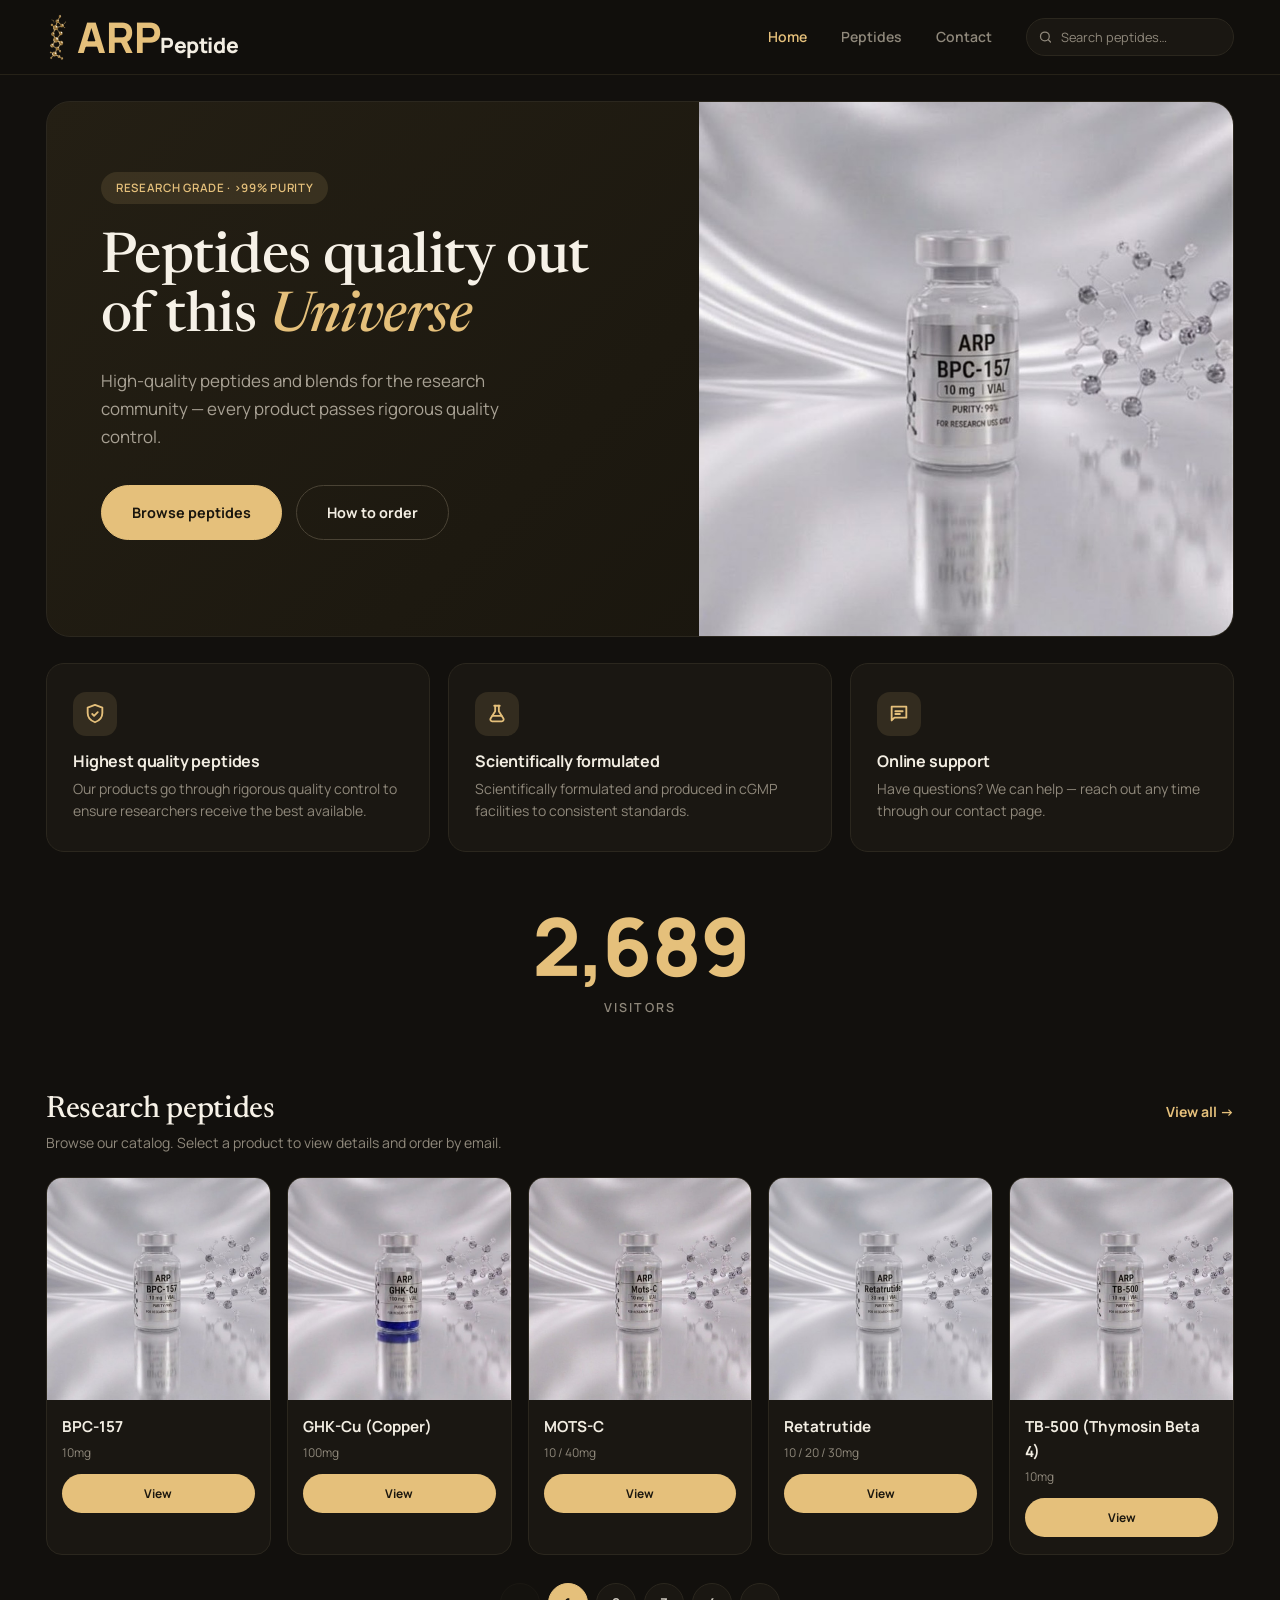
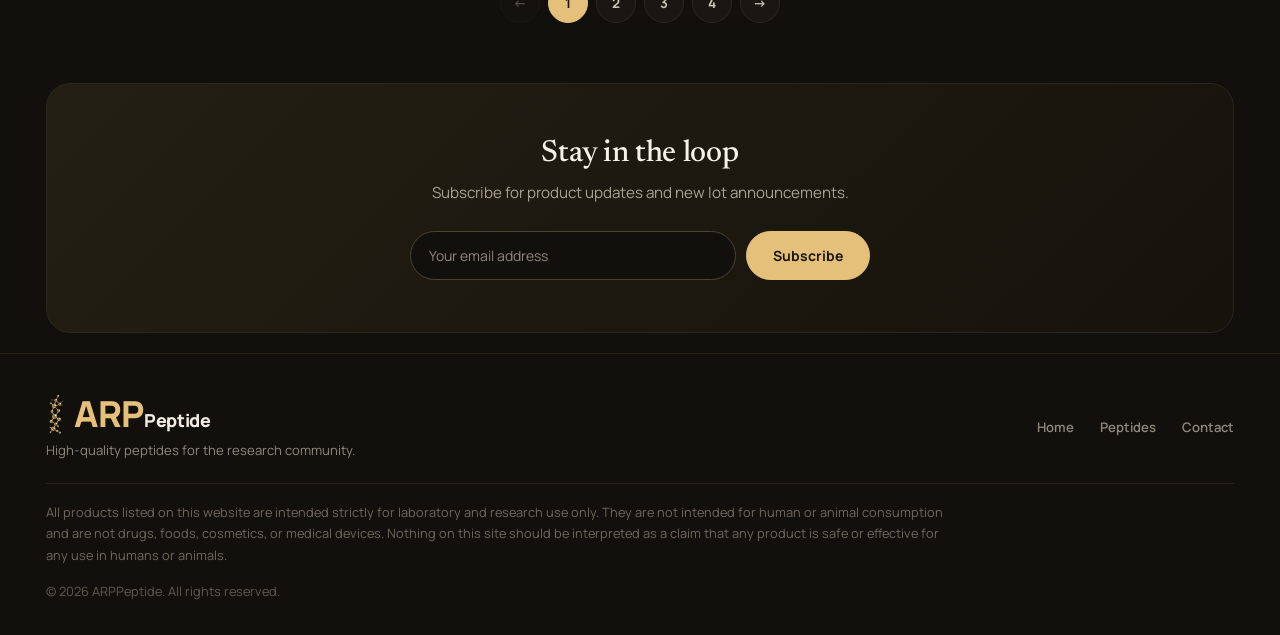
<file: index.html>
<!DOCTYPE html>
<html lang="en">
<head>
  <meta charset="utf-8">
  <meta name="viewport" content="width=device-width, initial-scale=1">
  <title>ARP Peptide — High Quality Research Peptides</title>
  <meta name="description" content="ARP Peptide — high quality research peptides and peptide blends for laboratory research use.">
  <link rel="icon" href="favicon.ico" sizes="any">
  <link rel="icon" type="image/png" sizes="32x32" href="assets/img/favicon-32.png">
  <link rel="icon" type="image/png" sizes="192x192" href="assets/img/favicon-192.png">
  <link rel="apple-touch-icon" href="assets/img/apple-touch-icon.png">
  <link rel="preconnect" href="https://fonts.googleapis.com">
  <link rel="preconnect" href="https://fonts.gstatic.com" crossorigin>
  <link href="https://fonts.googleapis.com/css2?family=Manrope:wght@400;500;600;700;800&family=Newsreader:ital,opsz,wght@0,6..72,400;0,6..72,500;1,6..72,400;1,6..72,500&display=swap" rel="stylesheet">
  <link rel="stylesheet" href="assets/css/styles.css">
</head>
<body>

  <header class="site-header">
    <div class="container">
      <a class="logo" data-brand href="index.html">ARP Peptide</a>
      <button class="nav-toggle" aria-label="Toggle menu"><span></span><span></span><span></span></button>
      <nav class="nav">
        <a href="index.html" class="active">Home</a>
        <a href="products.html">Peptides</a>
        <a href="contact.html">Contact</a>
              <form class="nav-search" role="search" action="products.html" method="get">
          <!-- input first so the icon can react to :focus via a sibling selector -->
          <input type="search" name="q" data-product-search placeholder="Search peptides&hellip;" aria-label="Search peptides" autocomplete="off">
          <svg class="search-icon" viewBox="0 0 24 24" fill="none" stroke="currentColor" stroke-width="2" stroke-linecap="round" stroke-linejoin="round" aria-hidden="true"><circle cx="11" cy="11" r="7"/><path d="M20 20l-3.5-3.5"/></svg>
          <button type="button" class="search-clear" data-search-clear aria-label="Clear search" hidden>&times;</button>
        </form>
      </nav>
    </div>
  </header>

  <!-- Hero -->
  <section class="hero">
    <div class="container">
      <div class="hero-card">
        <div class="hero-copy">
          <span class="hero-badge">RESEARCH GRADE &middot; &gt;99% PURITY</span>
          <h1>Peptides quality out of this <em>Universe</em></h1>
          <p>High-quality peptides and blends for the research community — every product passes rigorous quality control.</p>
          <div class="hero-actions">
            <a class="btn btn--gold btn--lg" href="products.html">Browse peptides</a>
            <a class="btn btn--outline btn--lg" href="contact.html">How to order</a>
          </div>
        </div>
        <div class="hero-visual">
          <img src="assets/img/bpc-157.jpg" alt="Research peptide vial">
        </div>
      </div>
    </div>
  </section>

  

  <!-- Features -->
  <section class="section-tight">
    <div class="container">
      <div class="features">
        <div class="feature">
          <div class="icon" aria-hidden="true">
            <svg viewBox="0 0 24 24" fill="none" stroke="currentColor" stroke-width="2" stroke-linecap="round" stroke-linejoin="round"><path d="M12 2l8 3v6c0 5-3.5 8.5-8 10-4.5-1.5-8-5-8-10V5z"/><path d="M9 12l2 2 4-4"/></svg>
          </div>
          <h3>Highest quality peptides</h3>
          <p>Our products go through rigorous quality control to ensure researchers receive the best available.</p>
        </div>
        <div class="feature">
          <div class="icon" aria-hidden="true">
            <svg viewBox="0 0 24 24" fill="none" stroke="currentColor" stroke-width="2" stroke-linecap="round" stroke-linejoin="round"><path d="M9 3h6"/><path d="M10 3v6l-5 8a2 2 0 0 0 1.7 3h10.6a2 2 0 0 0 1.7-3l-5-8V3"/><path d="M7 14h10"/></svg>
          </div>
          <h3>Scientifically formulated</h3>
          <p>Scientifically formulated and produced in cGMP facilities to consistent standards.</p>
        </div>
        <div class="feature">
          <div class="icon" aria-hidden="true">
            <svg viewBox="0 0 24 24" fill="none" stroke="currentColor" stroke-width="2" stroke-linecap="round" stroke-linejoin="round"><path d="M4 4h16v12H7l-3 3z"/><path d="M8 9h8"/><path d="M8 12h5"/></svg>
          </div>
          <h3>Online support</h3>
          <p>Have questions? We can help — reach out any time through our contact page.</p>
        </div>
      </div>
    </div>
  </section>

  <!-- Visitor counter (home page only) -->
  <section class="section-tight">
    <div class="container">
      <div class="visitor-stat">
        <div class="visitor-stat__num" data-visitor-count>0</div>
        <div class="visitor-stat__label">Visitors</div>
      </div>
    </div>
  </section>


  <!-- Catalog -->
  <section class="section">
    <div class="container">
      <div class="catalog-head">
        <div>
          <h2>Research peptides</h2>
          <p>Browse our catalog. Select a product to view details and order by email.</p>
        </div>
        <a class="catalog-viewall" href="products.html">View all &rarr;</a>
      </div>
      <div class="product-grid" data-product-grid data-page-size="5"></div>
    </div>
  </section>

  <!-- Newsletter -->
  <section class="section-tight">
    <div class="container">
      <div class="newsletter-card">
        <h2>Stay in the loop</h2>
        <p>Subscribe for product updates and new lot announcements.</p>
        <form data-newsletter>
          <input type="email" placeholder="Your email address" aria-label="Email address" required>
          <button type="submit" class="btn btn--gold">Subscribe</button>
        </form>
      </div>
    </div>
  </section>

  <footer class="site-footer">
    <div class="container">
      <div class="footer-grid">
        <div class="footer-brand">
          <div class="logo" data-brand>ARP Peptide</div>
          <p>High-quality peptides for the research community.</p>
        </div>
        <nav class="foot-nav">
          <a href="index.html">Home</a>
          <a href="products.html">Peptides</a>
          <a href="contact.html">Contact</a>
        </nav>
      </div>
      <p class="disclaimer">All products listed on this website are intended strictly for laboratory and research use only. They are not intended for human or animal consumption and are not drugs, foods, cosmetics, or medical devices. Nothing on this site should be interpreted as a claim that any product is safe or effective for any use in humans or animals.</p>
      <p class="copyright">&copy; <span data-year></span> <span data-brand>ARP Peptide</span>. All rights reserved.</p>
    </div>
  </footer>

  <script src="assets/js/config.js"></script>
  <script src="assets/js/products.js"></script>
  <script src="assets/js/main.js"></script>
</body>
</html>
</file>
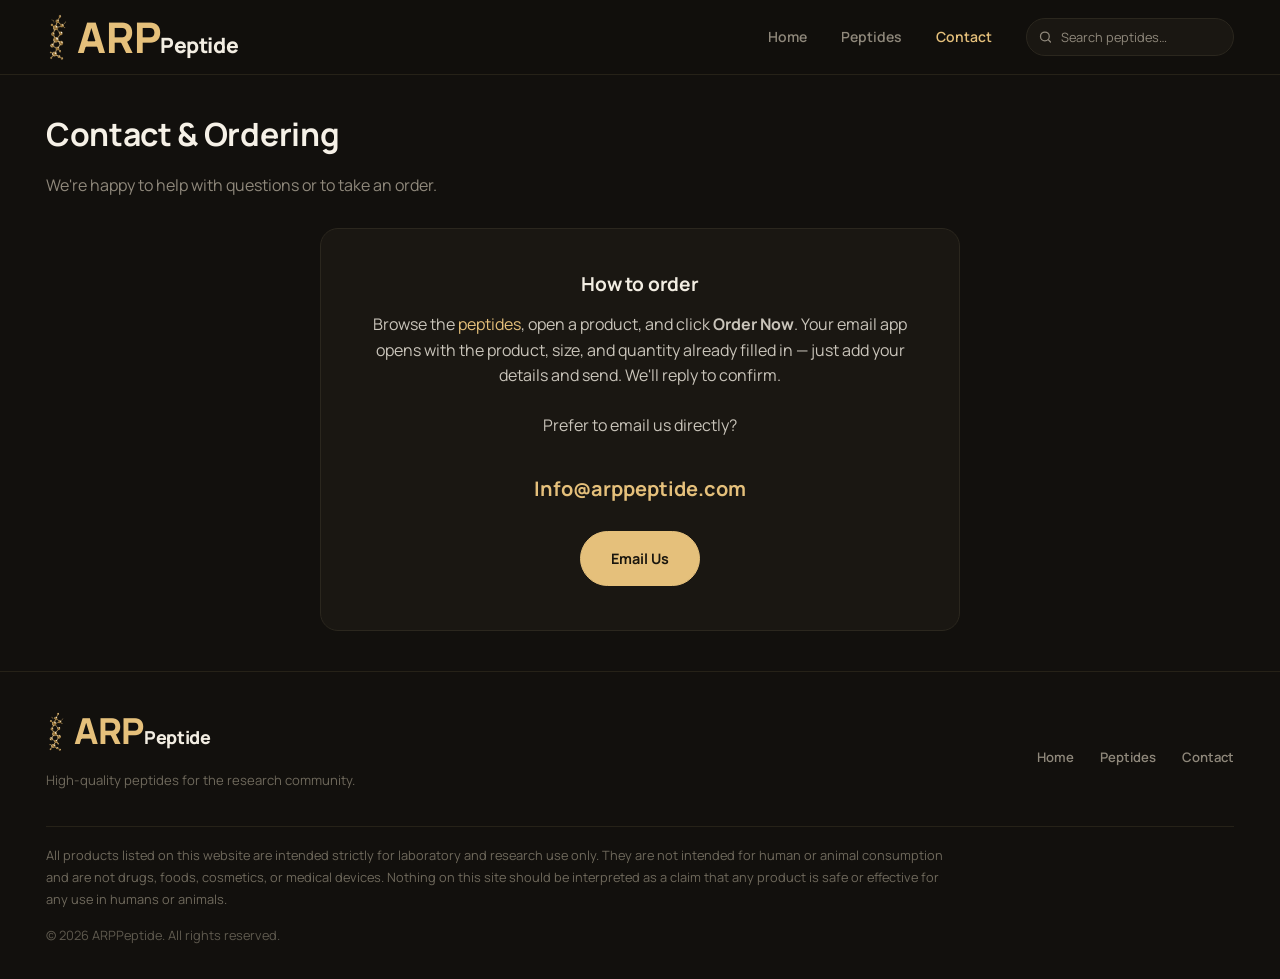
<file: contact.html>
<!DOCTYPE html>
<html lang="en">
<head>
  <meta charset="utf-8">
  <meta name="viewport" content="width=device-width, initial-scale=1">
  <title>Contact — ARP Peptide</title>
  <meta name="description" content="Contact ARP Peptide to place an order or ask a question.">
  <link rel="icon" href="favicon.ico" sizes="any">
  <link rel="icon" type="image/png" sizes="32x32" href="assets/img/favicon-32.png">
  <link rel="icon" type="image/png" sizes="192x192" href="assets/img/favicon-192.png">
  <link rel="apple-touch-icon" href="assets/img/apple-touch-icon.png">
  <link rel="preconnect" href="https://fonts.googleapis.com">
  <link rel="preconnect" href="https://fonts.gstatic.com" crossorigin>
  <link href="https://fonts.googleapis.com/css2?family=Manrope:wght@400;500;600;700;800&family=Newsreader:ital,opsz,wght@0,6..72,400;0,6..72,500;1,6..72,400;1,6..72,500&display=swap" rel="stylesheet">
  <link rel="stylesheet" href="assets/css/styles.css">
</head>
<body>

  <header class="site-header">
    <div class="container">
      <a class="logo" data-brand href="index.html">ARP Peptide</a>
      <button class="nav-toggle" aria-label="Toggle menu"><span></span><span></span><span></span></button>
      <nav class="nav">
        <a href="index.html">Home</a>
        <a href="products.html">Peptides</a>
        <a href="contact.html" class="active">Contact</a>
              <form class="nav-search" role="search" action="products.html" method="get">
          <!-- input first so the icon can react to :focus via a sibling selector -->
          <input type="search" name="q" data-product-search placeholder="Search peptides&hellip;" aria-label="Search peptides" autocomplete="off">
          <svg class="search-icon" viewBox="0 0 24 24" fill="none" stroke="currentColor" stroke-width="2" stroke-linecap="round" stroke-linejoin="round" aria-hidden="true"><circle cx="11" cy="11" r="7"/><path d="M20 20l-3.5-3.5"/></svg>
          <button type="button" class="search-clear" data-search-clear aria-label="Clear search" hidden>&times;</button>
        </form>
      </nav>
    </div>
  </header>

  <section class="section">
    <div class="container">
      <h1 class="section-title">Contact &amp; Ordering</h1>
      <p class="section-sub">We're happy to help with questions or to take an order.</p>
      <div class="contact-card">
        <h3>How to order</h3>
        <p>Browse the <a href="products.html">peptides</a>, open a product, and click <strong>Order Now</strong>. Your email app opens with the product, size, and quantity already filled in — just add your details and send. We'll reply to confirm.</p>
        <p style="margin-top:24px;">Prefer to email us directly?</p>
        <a class="big-email" data-order-email href="#">Info@arppeptide.com</a>
        <div>
          <a class="btn btn--solid btn--lg" data-order-email-link href="#">Email Us</a>
        </div>
      </div>
    </div>
  </section>

  <footer class="site-footer">
    <div class="container">
      <div class="footer-grid">
        <div>
          <div class="logo" data-brand>ARP Peptide</div>
          <p>High-quality peptides for the research community.</p>
        </div>
        <nav class="foot-nav">
          <a href="index.html">Home</a>
          <a href="products.html">Peptides</a>
          <a href="contact.html">Contact</a>
        </nav>
      </div>
      <p class="disclaimer">All products listed on this website are intended strictly for laboratory and research use only. They are not intended for human or animal consumption and are not drugs, foods, cosmetics, or medical devices. Nothing on this site should be interpreted as a claim that any product is safe or effective for any use in humans or animals.</p>
      <p class="copyright">&copy; <span data-year></span> <span data-brand>ARP Peptide</span>. All rights reserved.</p>
    </div>
  </footer>

  <script src="assets/js/config.js"></script>
  <script src="assets/js/products.js"></script>
  <script src="assets/js/main.js"></script>
</body>
</html>
</file>
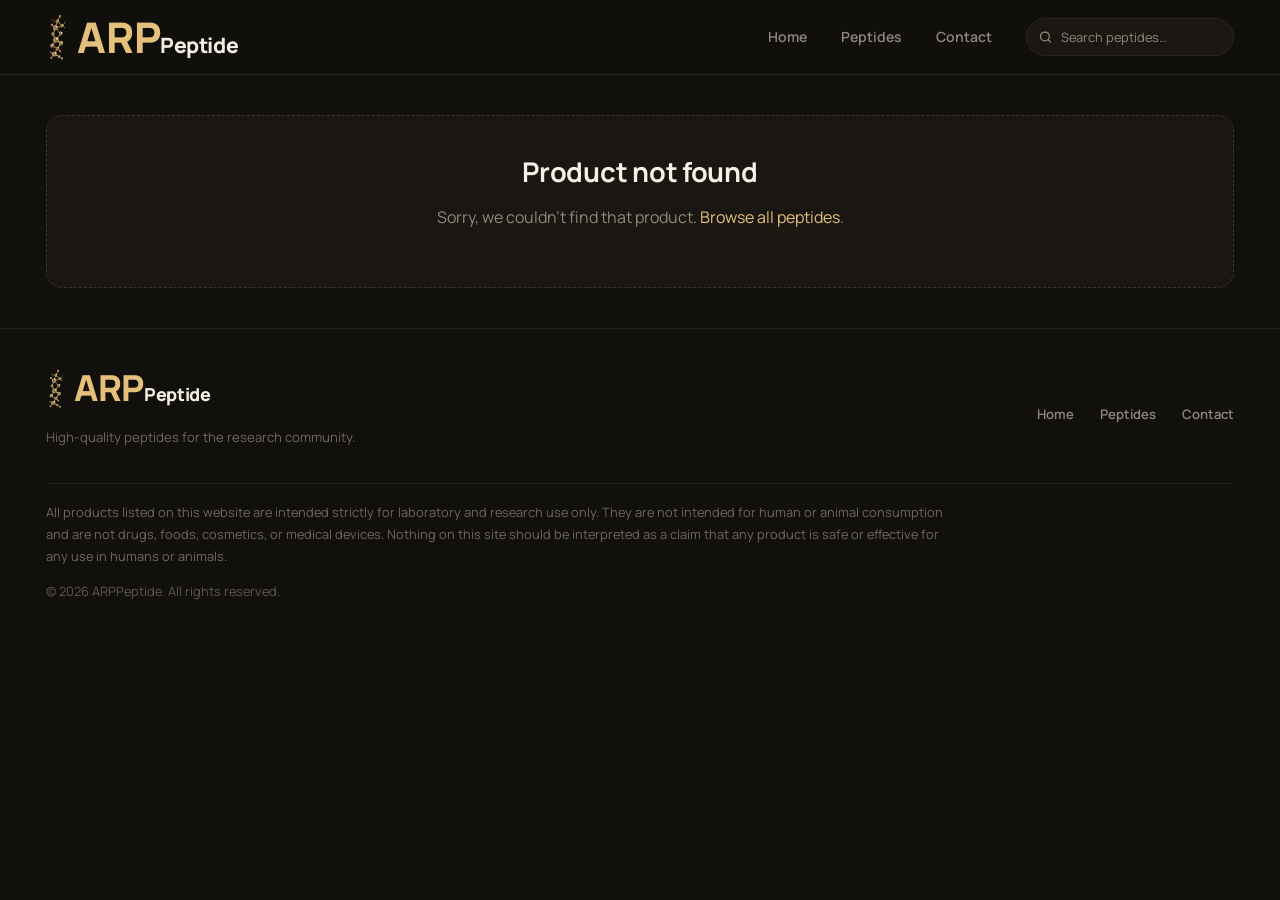
<file: p.html>
<!DOCTYPE html>
<html lang="en">
<head>
  <meta charset="utf-8">
  <meta name="viewport" content="width=device-width, initial-scale=1">
  <title>Product — ARP Peptide</title>
  <meta name="description" content="Product details and ordering for ARP Peptide research peptides.">
  <link rel="icon" href="favicon.ico" sizes="any">
  <link rel="icon" type="image/png" sizes="32x32" href="assets/img/favicon-32.png">
  <link rel="icon" type="image/png" sizes="192x192" href="assets/img/favicon-192.png">
  <link rel="apple-touch-icon" href="assets/img/apple-touch-icon.png">
  <link rel="preconnect" href="https://fonts.googleapis.com">
  <link rel="preconnect" href="https://fonts.gstatic.com" crossorigin>
  <link href="https://fonts.googleapis.com/css2?family=Manrope:wght@400;500;600;700;800&family=Newsreader:ital,opsz,wght@0,6..72,400;0,6..72,500;1,6..72,400;1,6..72,500&display=swap" rel="stylesheet">
  <link rel="stylesheet" href="assets/css/styles.css">
</head>
<body>

  <header class="site-header">
    <div class="container">
      <a class="logo" data-brand href="index.html">ARP Peptide</a>
      <button class="nav-toggle" aria-label="Toggle menu"><span></span><span></span><span></span></button>
      <nav class="nav">
        <a href="index.html">Home</a>
        <a href="products.html">Peptides</a>
        <a href="contact.html">Contact</a>
              <form class="nav-search" role="search" action="products.html" method="get">
          <!-- input first so the icon can react to :focus via a sibling selector -->
          <input type="search" name="q" data-product-search placeholder="Search peptides&hellip;" aria-label="Search peptides" autocomplete="off">
          <svg class="search-icon" viewBox="0 0 24 24" fill="none" stroke="currentColor" stroke-width="2" stroke-linecap="round" stroke-linejoin="round" aria-hidden="true"><circle cx="11" cy="11" r="7"/><path d="M20 20l-3.5-3.5"/></svg>
          <button type="button" class="search-clear" data-search-clear aria-label="Clear search" hidden>&times;</button>
        </form>
      </nav>
    </div>
  </header>

  <section class="section">
    <div class="container">
      <div data-product-detail></div>
    </div>
  </section>

  <footer class="site-footer">
    <div class="container">
      <div class="footer-grid">
        <div>
          <div class="logo" data-brand>ARP Peptide</div>
          <p>High-quality peptides for the research community.</p>
        </div>
        <nav class="foot-nav">
          <a href="index.html">Home</a>
          <a href="products.html">Peptides</a>
          <a href="contact.html">Contact</a>
        </nav>
      </div>
      <p class="disclaimer">All products listed on this website are intended strictly for laboratory and research use only. They are not intended for human or animal consumption and are not drugs, foods, cosmetics, or medical devices. Nothing on this site should be interpreted as a claim that any product is safe or effective for any use in humans or animals.</p>
      <p class="copyright">&copy; <span data-year></span> <span data-brand>ARP Peptide</span>. All rights reserved.</p>
    </div>
  </footer>

  <script src="assets/js/config.js"></script>
  <script src="assets/js/products.js"></script>
  <script src="assets/js/main.js"></script>
</body>
</html>
</file>
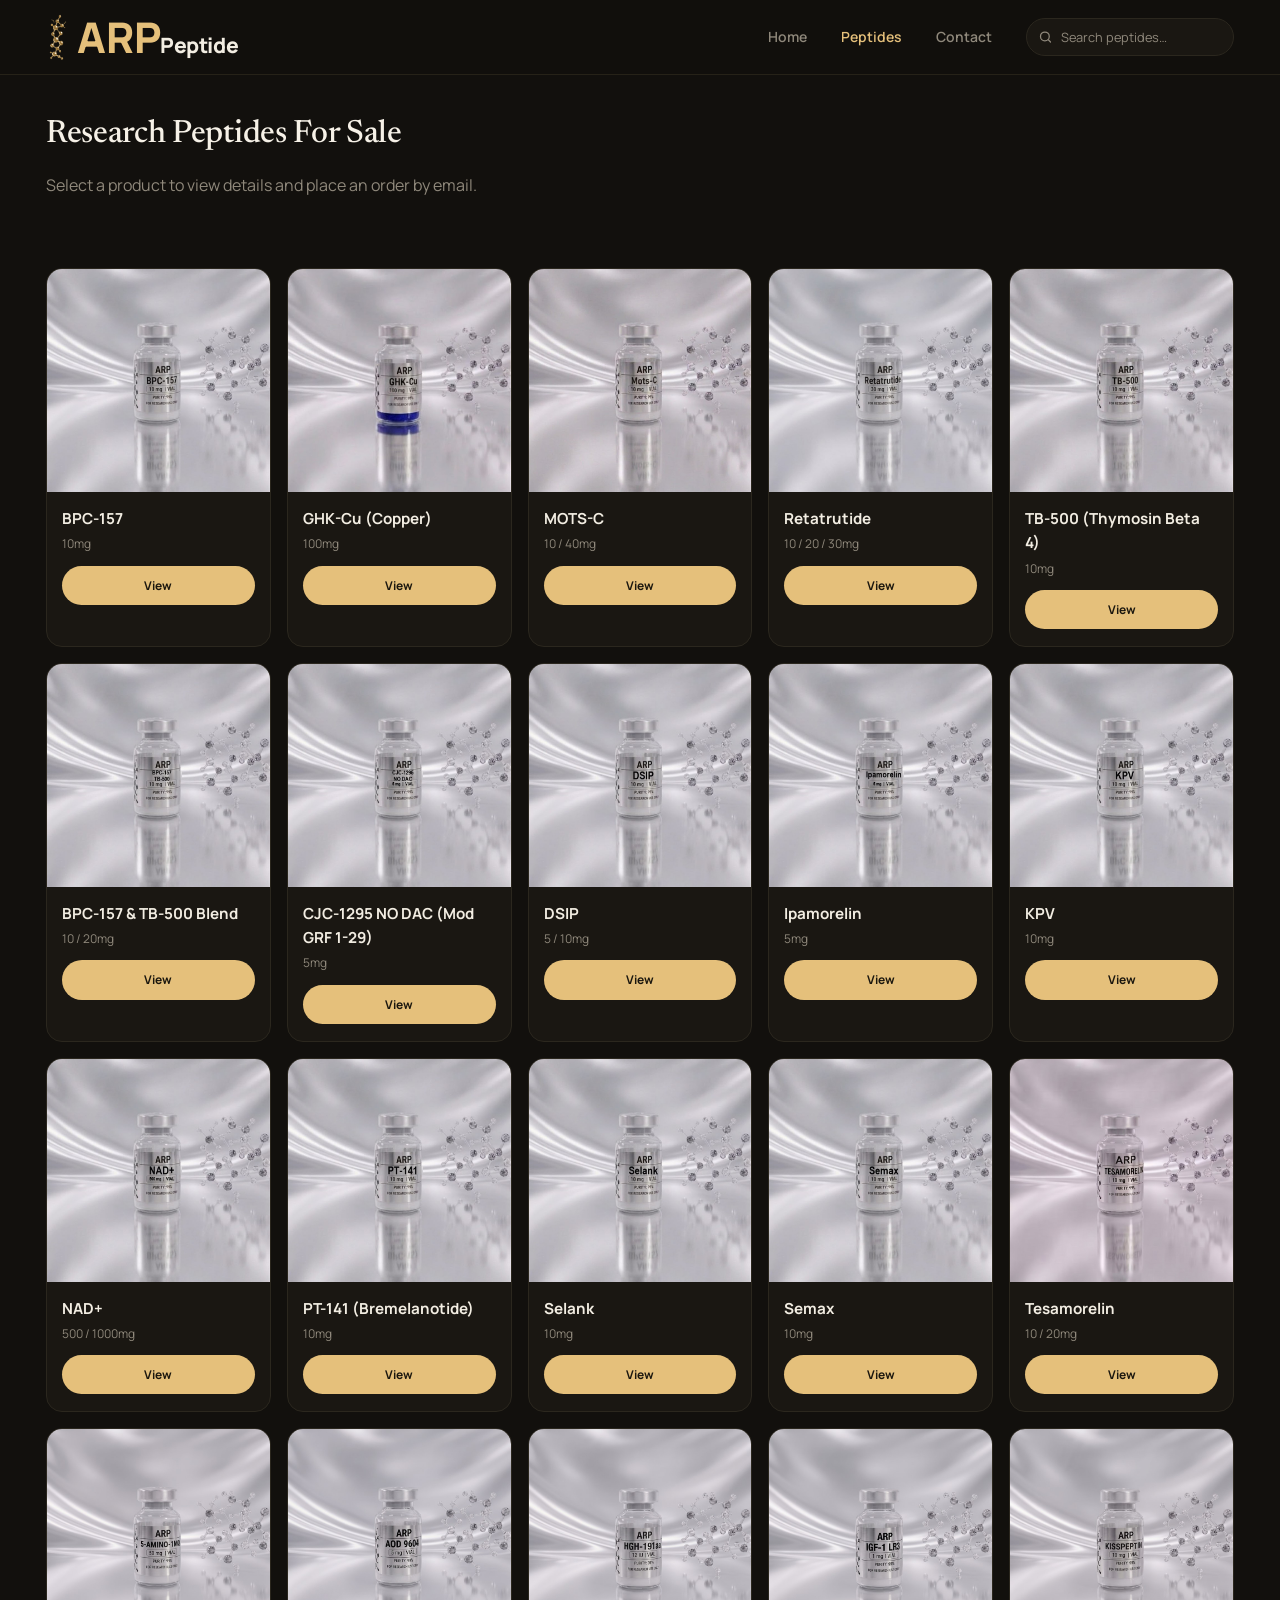
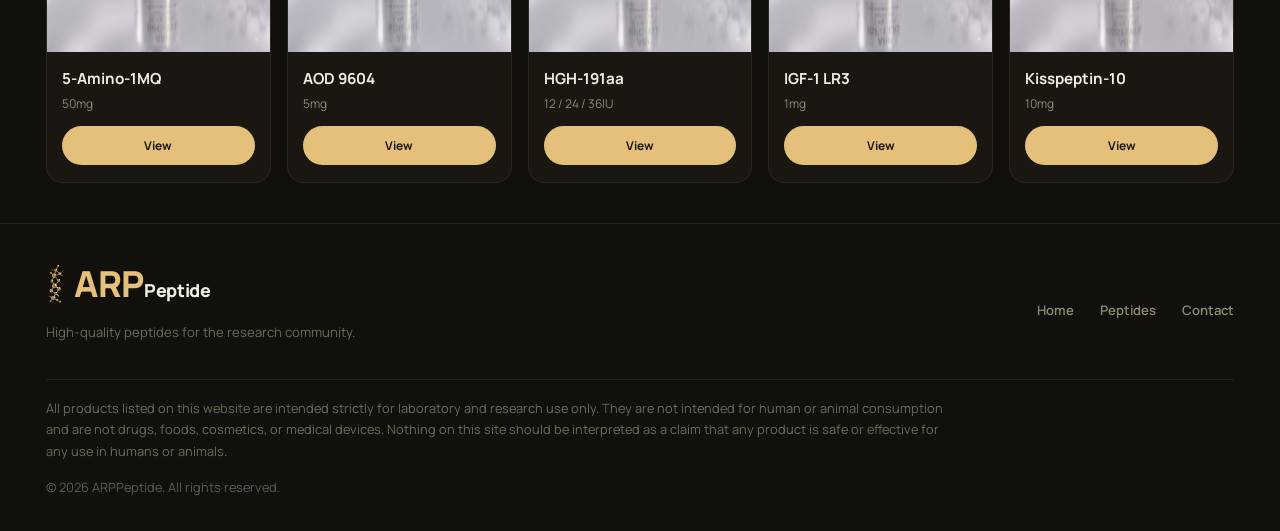
<file: products.html>
<!DOCTYPE html>
<html lang="en">
<head>
  <meta charset="utf-8">
  <meta name="viewport" content="width=device-width, initial-scale=1">
  <title>Peptides — ARP Peptide</title>
  <meta name="description" content="Browse research peptides available from ARP Peptide.">
  <link rel="icon" href="favicon.ico" sizes="any">
  <link rel="icon" type="image/png" sizes="32x32" href="assets/img/favicon-32.png">
  <link rel="icon" type="image/png" sizes="192x192" href="assets/img/favicon-192.png">
  <link rel="apple-touch-icon" href="assets/img/apple-touch-icon.png">
  <link rel="preconnect" href="https://fonts.googleapis.com">
  <link rel="preconnect" href="https://fonts.gstatic.com" crossorigin>
  <link href="https://fonts.googleapis.com/css2?family=Manrope:wght@400;500;600;700;800&family=Newsreader:ital,opsz,wght@0,6..72,400;0,6..72,500;1,6..72,400;1,6..72,500&display=swap" rel="stylesheet">
  <link rel="stylesheet" href="assets/css/styles.css">
</head>
<body class="products-page">

  <header class="site-header">
    <div class="container">
      <a class="logo" data-brand href="index.html">ARP Peptide</a>
      <button class="nav-toggle" aria-label="Toggle menu"><span></span><span></span><span></span></button>
      <nav class="nav">
        <a href="index.html">Home</a>
        <a href="products.html" class="active">Peptides</a>
        <a href="contact.html">Contact</a>
              <form class="nav-search" role="search" action="products.html" method="get">
          <!-- input first so the icon can react to :focus via a sibling selector -->
          <input type="search" name="q" data-product-search placeholder="Search peptides&hellip;" aria-label="Search peptides" autocomplete="off">
          <svg class="search-icon" viewBox="0 0 24 24" fill="none" stroke="currentColor" stroke-width="2" stroke-linecap="round" stroke-linejoin="round" aria-hidden="true"><circle cx="11" cy="11" r="7"/><path d="M20 20l-3.5-3.5"/></svg>
          <button type="button" class="search-clear" data-search-clear aria-label="Clear search" hidden>&times;</button>
        </form>
      </nav>
    </div>
  </header>

  <section class="section">
    <div class="container">
      <h1 class="section-title">Research Peptides For Sale</h1>
      <p class="section-sub">Select a product to view details and place an order by email.</p>

      <p class="search-count" data-search-count aria-live="polite"></p>

      <div class="product-grid" data-product-grid></div>

      <div class="search-empty" data-search-empty hidden>
        <h3>No peptides match &ldquo;<span data-search-term></span>&rdquo;</h3>
        <p>Try a shorter term, or <a href="contact.html">contact us</a> if you're looking for something we don't list yet.</p>
      </div>
    </div>
  </section>

  <footer class="site-footer">
    <div class="container">
      <div class="footer-grid">
        <div>
          <div class="logo" data-brand>ARP Peptide</div>
          <p>High-quality peptides for the research community.</p>
        </div>
        <nav class="foot-nav">
          <a href="index.html">Home</a>
          <a href="products.html">Peptides</a>
          <a href="contact.html">Contact</a>
        </nav>
      </div>
      <p class="disclaimer">All products listed on this website are intended strictly for laboratory and research use only. They are not intended for human or animal consumption and are not drugs, foods, cosmetics, or medical devices. Nothing on this site should be interpreted as a claim that any product is safe or effective for any use in humans or animals.</p>
      <p class="copyright">&copy; <span data-year></span> <span data-brand>ARP Peptide</span>. All rights reserved.</p>
    </div>
  </footer>

  <script src="assets/js/config.js"></script>
  <script src="assets/js/products.js"></script>
  <script src="assets/js/main.js"></script>
</body>
</html>
</file>
<file: assets/css/styles.css>
/* ==========================================================================
   ARP Peptide — styles
   Dark, premium theme: warm near-black background, gold accent,
   Newsreader (serif) headlines paired with Manrope (sans) UI.
   ========================================================================== */
:root {
  --gold: #e5c07b;
  --gold-dark: #d4ab5f;

  --bg: #12100d;
  --bg-panel: #1a1712;
  --bg-soft: #16130c;
  --cream: #f6f1e7;

  --line: #2b271e;
  --line-2: #262218;
  --border-strong: #4a4335;

  --ink: #f6f1e7;
  --ink-2: #f2ede2;
  --body: #c9c4ba;
  --muted: #8f887b;
  --muted-2: #a8a194;
  --faint: #6f695c;

  /* backwards-compatible aliases used by shared components */
  --accent: var(--gold);
  --accent-dark: var(--gold-dark);

  --radius-pill: 999px;
  --maxw: 1240px;
  --font: 'Manrope', system-ui, 'Segoe UI', Arial, sans-serif;
  --font-serif: 'Newsreader', Georgia, 'Times New Roman', serif;
}

* { box-sizing: border-box; }
html { -webkit-text-size-adjust: 100%; }

body {
  margin: 0;
  font-family: var(--font);
  color: var(--body);
  background: var(--bg);
  line-height: 1.6;
  font-size: 16px;
}

img { max-width: 100%; height: auto; display: block; }

a { color: var(--gold); text-decoration: none; }
a:hover { color: var(--gold-dark); }

h1, h2, h3, h4 { color: var(--ink); font-weight: 700; line-height: 1.2; margin: 0 0 .6em; letter-spacing: -.01em; }
h1 { font-size: 2rem; }
h2 { font-size: 1.7rem; }
h3 { font-size: 1.2rem; }
h4 { font-size: 1.02rem; }

.container, .wrap { max-width: var(--maxw); margin: 0 auto; padding: 0 26px; }
.section { padding: 40px 0; }
.section-tight { padding: 20px 0; }
.text-center { text-align: center; }
.serif { font-family: var(--font-serif); font-weight: 500; }

/* ---------- Buttons -------------------------------------------------------- */
.btn {
  display: inline-block;
  font-family: var(--font);
  font-weight: 700;
  font-size: .875rem;
  padding: 13px 26px;
  border-radius: var(--radius-pill);
  border: 1.5px solid var(--gold);
  background: var(--gold);
  color: #1a160e;
  cursor: pointer;
  transition: background .18s ease, color .18s ease, border-color .18s ease, transform .18s ease;
  text-align: center;
  white-space: nowrap;
}
.btn:hover { background: var(--gold-dark); border-color: var(--gold-dark); color: #1a160e; transform: translateY(-1px); }
/* aliases */
.btn--gold, .btn--solid { background: var(--gold); border-color: var(--gold); color: #1a160e; }
.btn--outline {
  background: transparent; border: 1.5px solid var(--border-strong); color: var(--ink-2);
}
.btn--outline:hover { background: rgba(229,192,123,.08); border-color: var(--gold); color: var(--ink-2); transform: translateY(-1px); }
.btn--block { display: block; width: 100%; }
.btn--lg { padding: 15px 30px; font-size: .9rem; }
.btn--sm { padding: 10px 20px; font-size: .8rem; }

/* ---------- Header --------------------------------------------------------- */
.site-header {
  position: sticky; top: 0; z-index: 50;
  background: rgba(18,16,13,.86);
  backdrop-filter: blur(10px);
  -webkit-backdrop-filter: blur(10px);
  border-bottom: 1px solid var(--line-2);
}
.site-header .container {
  display: flex; align-items: center; justify-content: space-between;
  min-height: 74px; gap: 18px;
}
.logo { display: inline-flex; align-items: center; gap: 9px; font-size: 1.32rem; font-weight: 800; letter-spacing: -.02em; color: var(--ink-2); line-height: 1; white-space: nowrap; }
.logo-mark { height: 2.2em; width: auto; flex-shrink: 0; display: block; }        /* molecule mark, left of the wordmark */
.logo-text { display: inline-flex; align-items: baseline; }
.logo .brand-primary { color: var(--gold); font-weight: 800; font-size: 2em; }   /* "ARP" — 2x bigger */
.logo .brand-secondary { color: var(--ink-2); font-weight: 800; }                 /* "Peptide" */
.nav { display: flex; align-items: center; gap: 34px; }
.nav a { color: var(--muted); font-weight: 600; font-size: .875rem; }
.nav a:hover, .nav a.active { color: var(--gold); }
.header-cta { margin-left: auto; }
.nav-toggle { display: none; background: none; border: 0; cursor: pointer; padding: 8px; color: var(--ink-2); }
.nav-toggle span { display: block; width: 24px; height: 2px; background: currentColor; margin: 5px 0; transition: .2s; }

/* ---------- Hero ----------------------------------------------------------- */
.hero { padding: 26px 0 6px; }
.hero-card {
  background: linear-gradient(135deg, #241f14 0%, #16130c 100%);
  border: 1px solid var(--line);
  border-radius: 24px;
  overflow: hidden;
  display: grid;
  grid-template-columns: 1.1fr .9fr;
}
.hero-copy { padding: 70px 54px; }
.hero-badge {
  display: inline-block;
  background: rgba(229,192,123,.12); color: var(--gold);
  font-weight: 600; font-size: .72rem; letter-spacing: .06em;
  padding: 7px 15px; border-radius: var(--radius-pill); margin-bottom: 26px;
}
.hero-copy h1 {
  font-family: var(--font-serif); font-weight: 500;
  font-size: clamp(2.2rem, 4.4vw, 3.5rem); line-height: 1.04;
  color: #f6f1e7; margin: 0 0 20px;
}
.hero-copy h1 em { font-style: italic; color: var(--gold); }
.hero-copy p { font-size: 1.06rem; line-height: 1.65; color: var(--muted-2); max-width: 430px; margin: 0 0 34px; }
.hero-actions { display: flex; gap: 14px; flex-wrap: wrap; }
.hero-visual { background: var(--cream); overflow: hidden; }
.hero-visual img { width: 100%; height: 100%; object-fit: cover; display: block; }

/* ---------- Feature columns ------------------------------------------------ */
.features { display: grid; grid-template-columns: repeat(3, 1fr); gap: 18px; }
.feature { background: var(--bg-panel); border: 1px solid var(--line); border-radius: 18px; padding: 28px 26px; }
.feature .icon {
  width: 44px; height: 44px; border-radius: 13px;
  background: rgba(229,192,123,.12); color: var(--gold);
  display: flex; align-items: center; justify-content: center; margin-bottom: 16px;
}
.feature .icon svg { width: 22px; height: 22px; }
.feature h3 { font-size: 1rem; color: var(--ink-2); margin: 0 0 7px; }
.feature p { margin: 0; font-size: .875rem; line-height: 1.6; color: var(--muted); }

/* ---------- Catalog header ------------------------------------------------- */
.catalog-head { display: flex; align-items: baseline; justify-content: space-between; gap: 18px; margin-bottom: 22px; }
.catalog-head h2 { font-family: var(--font-serif); font-weight: 500; font-size: 1.9rem; color: #f6f1e7; margin: 0 0 4px; }
.catalog-head p { font-size: .875rem; color: var(--muted); margin: 0; }
.catalog-viewall { font-size: .875rem; font-weight: 700; color: var(--gold); white-space: nowrap; }

/* generic section titles (used by products / contact pages) */
.section-title { color: var(--ink); }
.section-sub { color: var(--muted); margin: 0 0 30px; }
.products-page .section-title { font-family: var(--font-serif); font-weight: 500; }

/* ---------- Product grid + cards ------------------------------------------- */
.product-grid {
  display: grid;
  grid-template-columns: repeat(auto-fill, minmax(185px, 1fr));
  gap: 16px;
}
.product-card {
  background: var(--bg-panel);
  border: 1px solid var(--line);
  border-radius: 16px;
  overflow: hidden;
  display: block;
  transition: border-color .2s ease, transform .2s ease, box-shadow .2s ease;
}
.product-card:hover { border-color: #3d3728; transform: translateY(-3px); box-shadow: 0 16px 34px rgba(0,0,0,.35); }
.product-card__imgwrap { aspect-ratio: 1; background: var(--cream); position: relative; }
.product-card__imgwrap img { width: 100%; height: 100%; object-fit: cover; }
.product-card__badge {
  position: absolute; top: 10px; left: 10px;
  font-size: .625rem; font-weight: 700; letter-spacing: .04em;
  background: var(--gold); color: #1a160e; padding: 4px 9px; border-radius: var(--radius-pill);
}
.product-card__body { padding: 15px 15px 17px; }
.product-card__title { font-weight: 700; font-size: .95rem; color: var(--ink-2); }
.product-card__sizes { font-size: .75rem; color: var(--muted); margin: 3px 0 12px; }
.product-card__cta {
  text-align: center; background: var(--gold); color: #1a160e;
  font-weight: 700; font-size: .75rem; padding: 10px 0; border-radius: var(--radius-pill);
}
.product-card__cta--ghost { background: #241f16; color: var(--ink-2); border: 1px solid #3a3427; }

/* ---------- Search (lives in the nav bar) ---------------------------------- */
.nav-search { position: relative; width: 208px; flex-shrink: 0; }
.nav-search input {
  width: 100%; padding: 9px 32px 9px 34px;
  background: var(--bg-panel); border: 1px solid var(--line);
  border-radius: var(--radius-pill); color: var(--ink-2);
  font-family: var(--font); font-size: .8rem; outline: none;
  transition: border-color .18s ease, background .18s ease;
}
.nav-search input::placeholder { color: var(--muted); }
.nav-search input:focus { border-color: var(--gold); background: #1e1a14; }
/* hide the native clear button; we render our own */
.nav-search input[type="search"]::-webkit-search-cancel-button,
.nav-search input[type="search"]::-webkit-search-decoration { -webkit-appearance: none; appearance: none; }
.search-icon {
  position: absolute; left: 12px; top: 50%; transform: translateY(-50%);
  width: 15px; height: 15px; color: var(--muted); pointer-events: none;
  transition: color .18s ease;
}
.nav-search input:focus ~ .search-icon { color: var(--gold); }
.search-clear {
  position: absolute; right: 6px; top: 50%; transform: translateY(-50%);
  width: 22px; height: 22px; padding: 0; border: 0; border-radius: 50%;
  background: transparent; color: var(--muted);
  font-size: 1rem; line-height: 1; cursor: pointer;
  transition: color .18s ease, background .18s ease;
}
.search-clear:hover { color: var(--gold); background: rgba(229,192,123,.12); }
.search-count { text-align: center; color: var(--muted); font-size: .8rem; margin: 0 0 26px; min-height: 1.1em; }
.search-empty { text-align: center; padding: 54px 20px; color: var(--muted); }
.search-empty h3 { color: var(--ink-2); margin-bottom: .4em; }
.search-empty p { margin: 0; font-size: .92rem; }

/* ---------- Pagination ----------------------------------------------------- */
.pagination { display: flex; justify-content: center; align-items: center; gap: 8px; margin-top: 28px; flex-wrap: wrap; }
.pagination:empty { display: none; }
.page-btn {
  min-width: 40px; height: 40px; padding: 0 12px;
  border: 1px solid var(--line); border-radius: var(--radius-pill);
  background: var(--bg-panel); color: var(--body);
  font-family: var(--font); font-weight: 700; font-size: .85rem; line-height: 1;
  cursor: pointer;
  transition: border-color .18s ease, color .18s ease, background .18s ease;
}
.page-btn:hover:not(:disabled):not(.is-active) { border-color: var(--gold); color: var(--gold); }
.page-btn.is-active { background: var(--gold); border-color: var(--gold); color: #1a160e; }
.page-btn:disabled { opacity: .35; cursor: default; }

/* ---------- Newsletter card ------------------------------------------------ */
.newsletter-card {
  background: linear-gradient(135deg, #241f14 0%, #16130c 100%);
  border: 1px solid var(--line); border-radius: 24px;
  padding: 52px; text-align: center;
}
.newsletter-card h2 { font-family: var(--font-serif); font-weight: 500; font-size: 1.9rem; color: #f6f1e7; margin: 0 0 8px; }
.newsletter-card p { font-size: .95rem; color: var(--muted-2); margin: 0 0 26px; }
.newsletter-card form { display: flex; gap: 10px; max-width: 460px; margin: 0 auto; }
.newsletter-card input {
  flex: 1; background: var(--bg); border: 1px solid var(--border-strong); color: var(--ink-2);
  font-family: var(--font); font-size: .875rem; padding: 14px 18px; border-radius: var(--radius-pill); outline: none;
}
.newsletter-card input::placeholder { color: var(--muted); }

/* ---------- Product detail ------------------------------------------------- */
.product-detail { display: grid; grid-template-columns: 1fr 1fr; gap: 50px; align-items: start; }
.product-gallery { border: 1px solid var(--line); border-radius: 18px; overflow: hidden; background: var(--cream); position: sticky; top: 92px; }
.product-gallery img { width: 100%; aspect-ratio: 1/1; object-fit: cover; }
.product-info h1 { margin-bottom: 6px; }
.spec-table { width: 100%; border-collapse: collapse; margin: 20px 0 26px; }
.spec-table th, .spec-table td { text-align: left; padding: 10px 0; border-bottom: 1px solid var(--line); font-size: .92rem; }
.spec-table th { color: var(--ink-2); font-weight: 600; width: 40%; }
.spec-table td { color: var(--body); }

.order-box { background: var(--bg-panel); border: 1px solid var(--line); border-radius: 16px; padding: 22px; }
.order-box .field { margin-bottom: 16px; }
.order-box label { display: block; font-weight: 600; color: var(--ink-2); font-size: .72rem; text-transform: uppercase; letter-spacing: .04em; margin-bottom: 7px; }
.order-box select, .order-box input {
  width: 100%; padding: 12px 14px; border: 1px solid var(--border-strong); border-radius: 10px;
  font-family: var(--font); font-size: .95rem; color: var(--ink-2); background: var(--bg);
}
.order-box .row { display: flex; gap: 14px; }
.order-box .row .field { flex: 1; }
.coa-note { display: flex; align-items: center; gap: 8px; margin: 14px 0 0; font-size: .84rem; font-weight: 600; color: var(--ink-2); }
.coa-note svg { width: 16px; height: 16px; color: var(--gold); flex-shrink: 0; }
.order-note { font-size: .78rem; color: var(--muted); margin: 10px 0 0; }

.product-description { margin-top: 56px; padding-top: 40px; border-top: 1px solid var(--line); }
.product-description h3 { margin-top: 34px; color: var(--gold); }
.product-description h4 { margin-top: 26px; color: var(--ink-2); }
.product-description p, .product-description li { font-size: .96rem; color: var(--body); }
.product-description ul { padding-left: 20px; }
.coming-soon { text-align: center; padding: 40px 20px; background: var(--bg-panel); border: 1px dashed #3a3427; border-radius: 16px; color: var(--muted); }
.coming-soon h3 { color: var(--ink-2); }

.breadcrumb { font-size: .82rem; color: var(--muted); margin-bottom: 24px; }
.breadcrumb a { color: var(--muted); }
.breadcrumb a:hover { color: var(--gold); }

/* ---------- Contact -------------------------------------------------------- */
.contact-card { max-width: 640px; margin: 0 auto; text-align: center; background: var(--bg-panel); border: 1px solid var(--line); border-radius: 18px; padding: 44px; }
.contact-card h3 { color: var(--ink-2); }
.contact-card .big-email { display: inline-block; font-size: 1.25rem; font-weight: 700; color: var(--gold); margin: 18px 0 26px; word-break: break-all; }

/* ---------- Footer --------------------------------------------------------- */
.site-footer { border-top: 1px solid var(--line-2); background: var(--bg); padding: 40px 0 34px; font-size: .82rem; color: var(--faint); }
.site-footer .footer-grid { display: flex; flex-wrap: wrap; justify-content: space-between; align-items: center; gap: 18px; padding-bottom: 22px; border-bottom: 1px solid var(--line-2); }
.site-footer .logo { color: var(--ink-2); font-size: 1.12rem; margin-bottom: 6px; }
.site-footer .footer-brand p { color: var(--muted); margin: 0; }
.site-footer .foot-nav { display: flex; gap: 26px; flex-wrap: wrap; font-weight: 600; }
.site-footer a { color: var(--muted); }
.site-footer a:hover { color: var(--gold); }
.site-footer .disclaimer { line-height: 1.7; margin: 18px 0 0; max-width: 900px; font-size: .8rem; color: var(--faint); }
.site-footer .copyright { margin: 14px 0 0; color: #5f5a4f; font-size: .8rem; }

/* ---------- Visitor counter (home page) ------------------------------------ */
.visitor-stat { text-align: center; padding: 14px 0; container-type: inline-size; }
.visitor-stat__num {
  font-family: var(--font);
  font-size: clamp(2.8rem, 9vw, 5rem);
  /* Shrink to fit long totals (e.g. 1,000,000,000,000 on a phone). --chars is
     set by main.js to the length of the formatted number; ~0.6em per char is a
     safe upper bound for these digits/commas. Older browsers ignore this line
     and keep the size above. */
  font-size: min(clamp(2.8rem, 9vw, 5rem), calc(100cqi / (var(--chars, 5) * 0.6)));
  white-space: nowrap;
  font-weight: 800; line-height: 1; letter-spacing: -.02em;
  color: var(--gold);
  font-variant-numeric: tabular-nums;   /* keeps width steady while counting */
}
.visitor-stat__label {
  margin-top: 12px; font-size: .78rem; font-weight: 600;
  text-transform: uppercase; letter-spacing: .18em; color: var(--muted);
}

/* ---------- Responsive ----------------------------------------------------- */
@media (max-width: 900px) {
  .hero-card { grid-template-columns: 1fr; }
  .hero-copy { padding: 48px 34px; }
  .hero-visual { order: -1; height: 300px; }
  .features { grid-template-columns: 1fr; gap: 14px; }
  .product-detail { grid-template-columns: 1fr; gap: 34px; }
  .product-gallery { position: static; max-width: 460px; margin: 0 auto; }
}
@media (max-width: 820px) {
  .nav {
    position: absolute; top: 74px; left: 0; right: 0;
    background: rgba(18,16,13,.98); border-bottom: 1px solid var(--line);
    flex-direction: column; gap: 0; padding: 8px 0; display: none;
  }
  .nav.open { display: flex; }
  .nav a { width: 100%; padding: 14px 26px; }
  .nav-toggle { display: block; order: 3; }
  .header-cta { display: none; }
  /* no room for search in the bar at this width, so it rides in the dropdown */
  .nav-search { width: calc(100% - 52px); margin: 8px 26px 10px; }
  .nav-search input { padding: 12px 34px; font-size: .9rem; }
}
@media (max-width: 560px) {
  .container, .wrap { padding: 0 18px; }
  .newsletter-card { padding: 36px 24px; }
  .newsletter-card form { flex-direction: column; }
  .catalog-head { flex-direction: column; align-items: flex-start; gap: 8px; }
  .order-box .row { flex-direction: column; gap: 0; }
}
</file>
